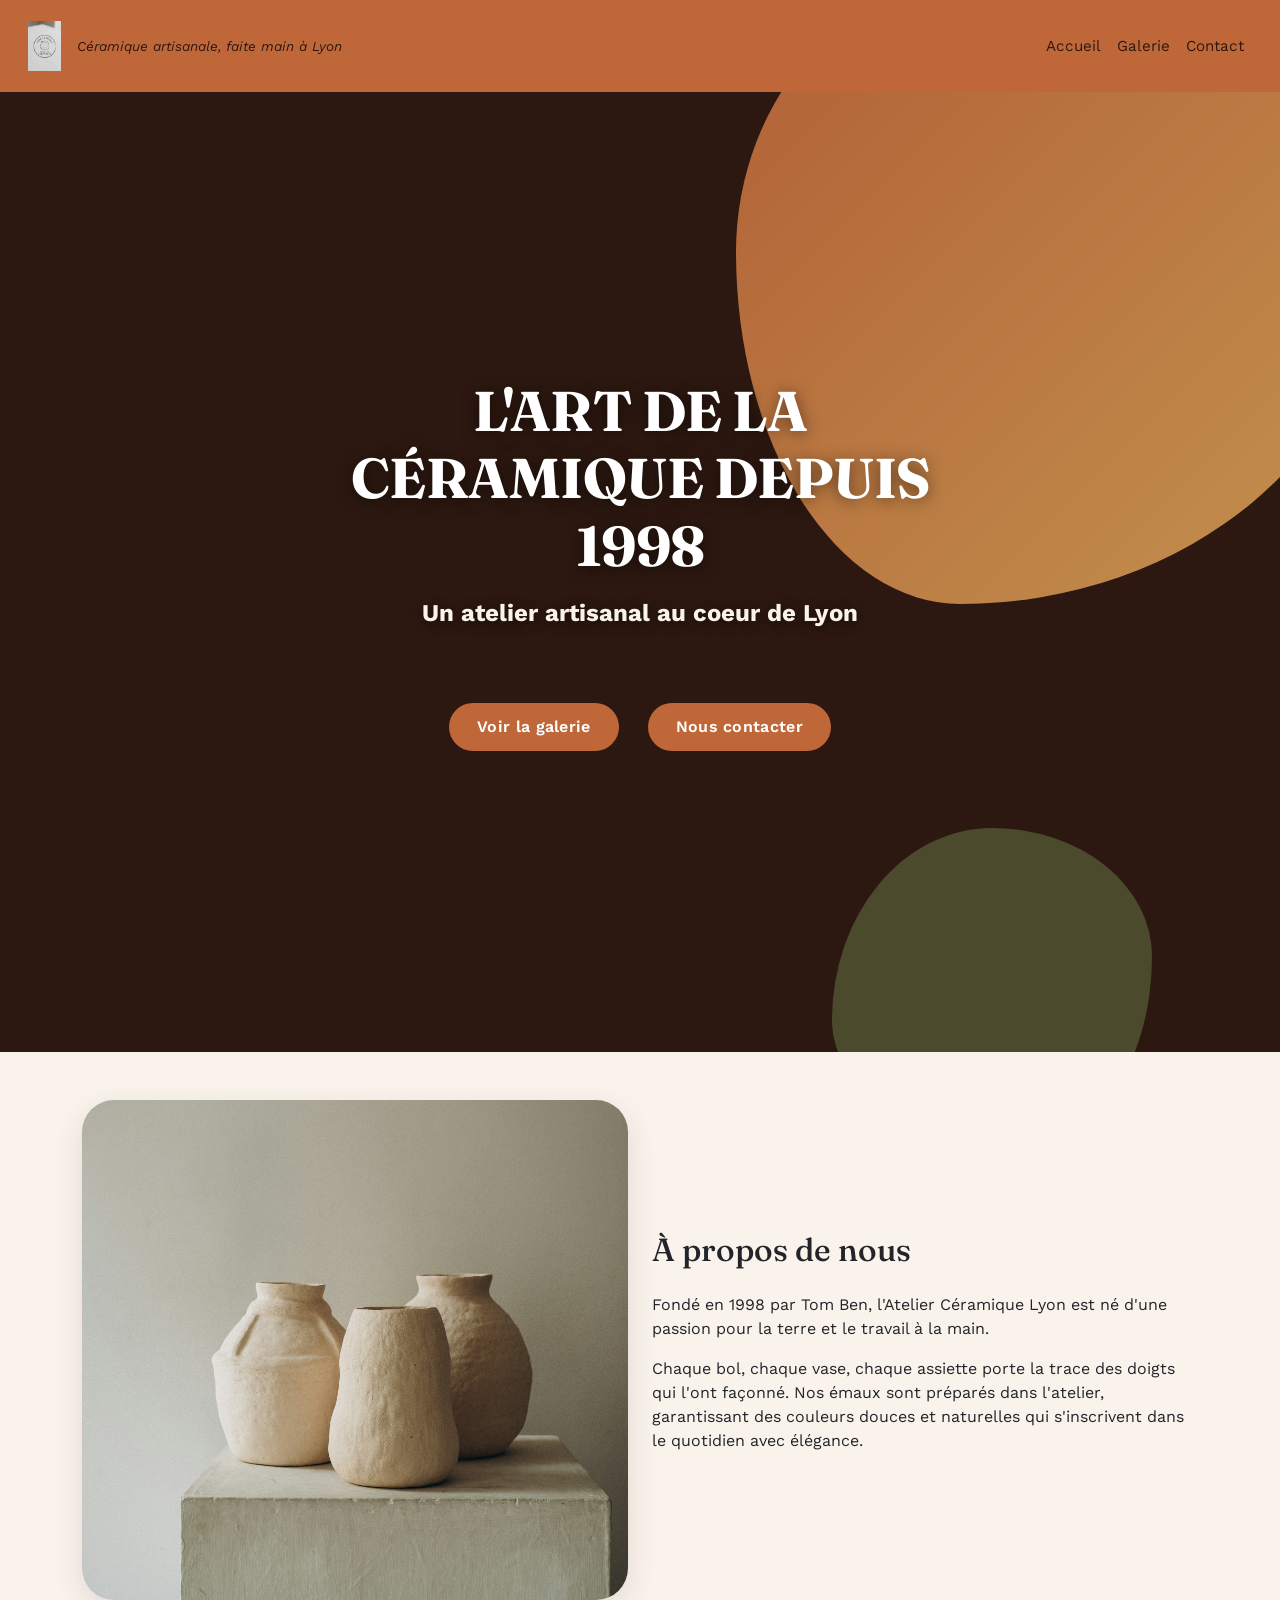
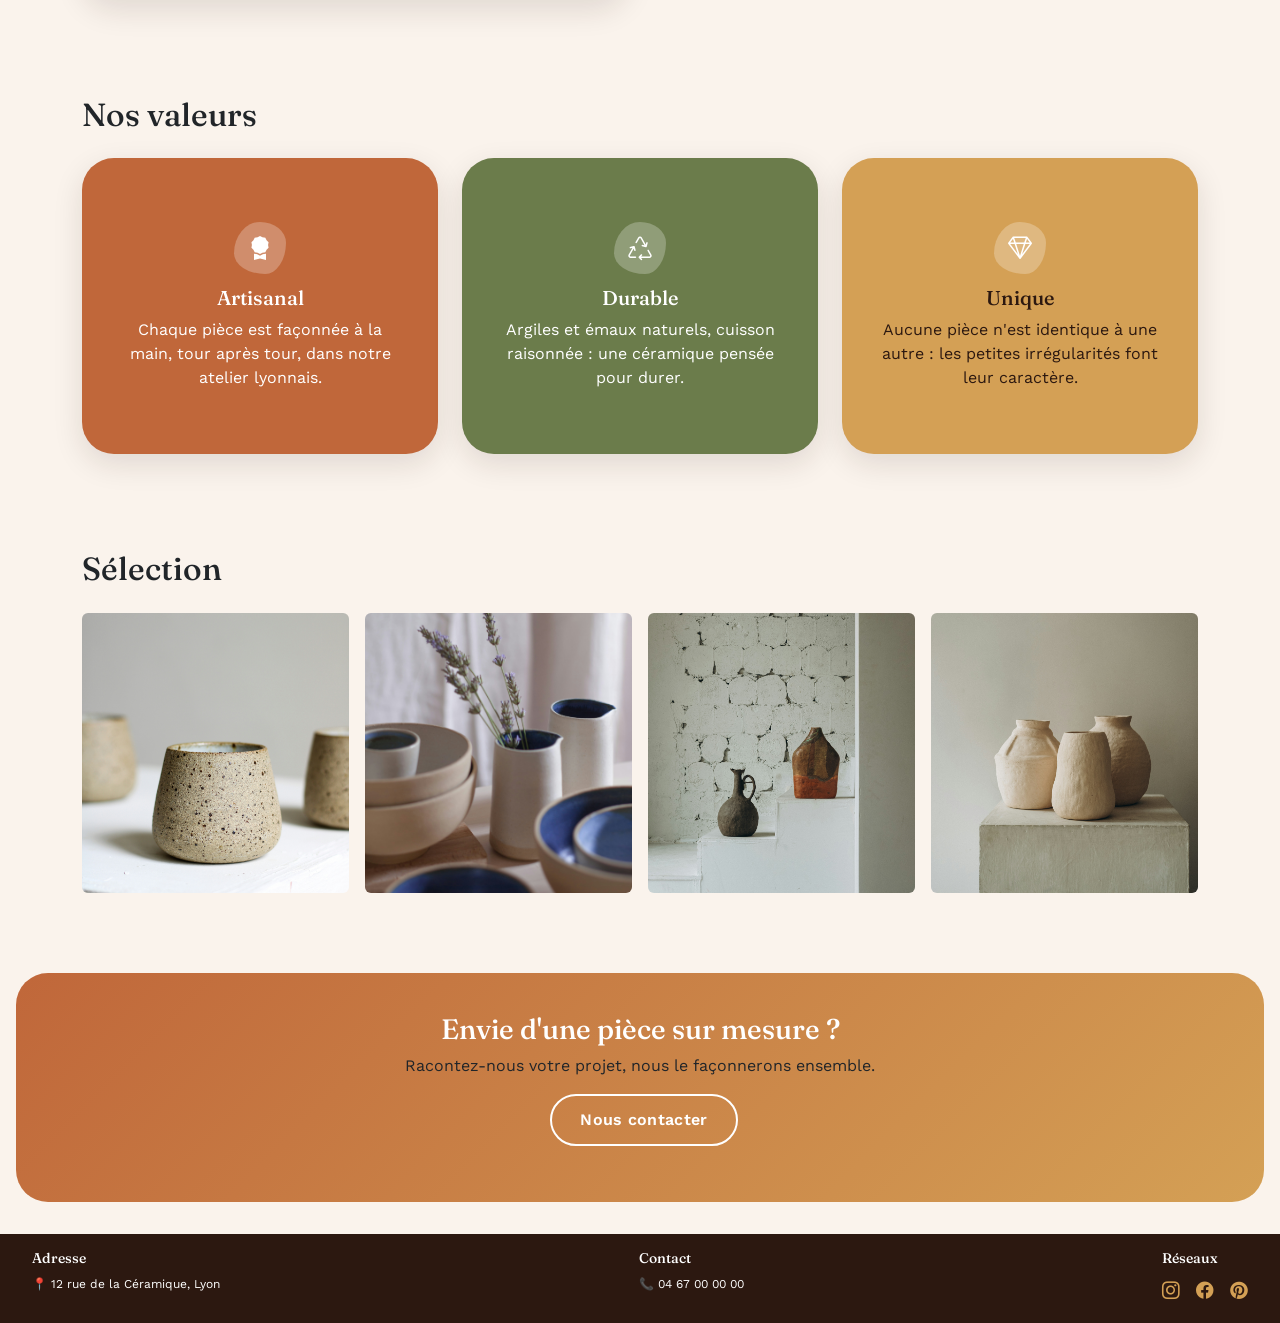
<file: index.html>
<!doctype html>
<html lang="fr">
  <head>
    <meta charset="UTF-8" />
    <meta name="viewport" content="width=device-width, initial-scale=1.0" />
    <title>Atelier Céramique Lyon</title>
    <link
      href="https://cdn.jsdelivr.net/npm/bootstrap@5.3.3/dist/css/bootstrap.min.css"
      rel="stylesheet"
    />
    <link
      rel="stylesheet"
      href="https://cdn.jsdelivr.net/npm/bootstrap-icons@1.11.3/font/bootstrap-icons.min.css"
    />
    <link rel="stylesheet" href="/assets/style.css" />
    <link
      href="https://fonts.googleapis.com/css2?family=Fraunces:opsz,wght@9..144,300;9..144,400;9..144,600;9..144,700&family=Work+Sans:wght@400;500;600;700&display=swap"
      rel="stylesheet"
    />
  </head>
  <body>
    <!-- NAVBAR -->
    <header>
      <nav class="navbar navbar-expand-md">
        <div class="container-fluid">
          <!-- Logo -->
          <a class="navbar-brand" href="/index.html">
            <img
              class="header-img"
              src="/assets/images/Logo.png"
              alt="Atelier Céramique Lyon"
            />
          </a>
          <div class="tagline-div">
            <p class="tagline">Céramique artisanale, faite main à Lyon</p>
          </div>

          <!-- Bouton burger (visible uniquement sur mobile) -->
          <button
            class="navbar-toggler"
            type="button"
            data-bs-toggle="collapse"
            data-bs-target="#navMenu"
            aria-controls="navMenu"
            aria-expanded="false"
            aria-label="Ouvrir le menu"
          >
            <span class="navbar-toggler-icon"></span>
          </button>

          <!-- Menu (collapsed sur mobile, visible sur md+) -->
          <div class="collapse navbar-collapse" id="navMenu">
            <ul class="navbar-nav ms-auto">
              <li class="nav-item">
                <a class="nav-link" href="/index.html">Accueil</a>
              </li>
              <li class="nav-item">
                <a class="nav-link" href="/galerie.html">Galerie</a>
              </li>
              <li class="nav-item">
                <a class="nav-link" href="/contact.html">Contact</a>
              </li>
            </ul>
          </div>
        </div>
      </nav>
    </header>

    <!-- HERO -->
    <main>
      <section
        class="hero position-relative d-flex align-items-center justify-content-center text-center text-white"
      >
        <div class="hero-container position-relative">
          <div>
            <h1 class="display-4 fw-bold">L'art de la céramique depuis 1998</h1>
            <p class="lead mb-4 fw-bold hero-text">
              Un atelier artisanal au coeur de Lyon
            </p>
          </div>
          <div class="hero_button">
            <a href="galerie.html" class="btn btn-outline-light me-2"
              >Voir la galerie</a
            >
            <a href="contact.html" class="btn btn-outline-light"
              >Nous contacter</a
            >
          </div>
        </div>
      </section>

      <!-- A PROPOS -->

      <section class="py-5 about-section reveal">
        <div class="container">
          <div class="row align-items-center">
            <div class="col-md-6 about-image">
              <img
                class="rounded"
                src="/assets/images/yana-hurska-zeGT9j4ltRA-unsplash.jpg"
                alt="Atelier de céramique"
              />
            </div>
            <div class="col-md-6 about-text">
              <h2 class="mb-4">À propos de nous</h2>
              <p>
                Fondé en 1998 par Tom Ben, l'Atelier Céramique Lyon est né d'une
                passion pour la terre et le travail à la main.
              </p>
              <p>
                Chaque bol, chaque vase, chaque assiette porte la trace des
                doigts qui l'ont façonné. Nos émaux sont préparés dans
                l'atelier, garantissant des couleurs douces et naturelles qui
                s'inscrivent dans le quotidien avec élégance.
              </p>
            </div>
          </div>
        </div>
      </section>

      <!-- VALEURS -->
      <section class="py-5 section-values reveal">
        <div class="container">
          <h2 class="mb-4">Nos valeurs</h2>
          <div class="row">
            <div class="col-md-4">
              <div class="card value-card--primary">
                <div class="card-body">
                  <i class="bi bi-award-fill"></i>
                  <h5 class="card-title">Artisanal</h5>
                  <p class="card-text">
                    Chaque pièce est façonnée à la main, tour après tour, dans
                    notre atelier lyonnais.
                  </p>
                </div>
              </div>
            </div>
            <div class="col-md-4">
              <div class="card value-card--accent">
                <div class="card-body">
                  <i class="bi bi-recycle"></i>
                  <h5 class="card-title">Durable</h5>
                  <p class="card-text">
                    Argiles et émaux naturels, cuisson raisonnée : une
                    céramique pensée pour durer.
                  </p>
                </div>
              </div>
            </div>
            <div class="col-md-4">
              <div class="card value-card--secondary">
                <div class="card-body">
                  <i class="bi bi-gem"></i>
                  <h5 class="card-title">Unique</h5>
                  <p class="card-text">
                    Aucune pièce n'est identique à une autre : les petites
                    irrégularités font leur caractère.
                  </p>
                </div>
              </div>
            </div>
          </div>
        </div>
      </section>

      <!-- Selection -->
      <section class="py-5 selection-section reveal">
        <div class="container">
          <h2 class="mb-4">Sélection</h2>
          <div class="row g-3">
            <div class="col-md-3">
              <img
                src="/assets/images/cafeconcetto-4fXPCj0_828-unsplash.jpg"
                alt="Céramique 1"
                class="img-fluid rounded"
              />
            </div>
            <div class="col-md-3">
              <img
                src="/assets/images/suzanne-boureau-vG9Y8YvzdSQ-unsplash.jpg"
                alt="Céramique 2"
                class="img-fluid rounded"
              />
            </div>
            <div class="col-md-3">
              <img
                src="/assets/images/yana-hurska-_MRt6nQ_WKw-unsplash.jpg"
                alt="Céramique 3"
                class="img-fluid rounded"
              />
            </div>
            <div class="col-md-3">
              <img
                src="/assets/images/yana-hurska-zeGT9j4ltRA-unsplash.jpg"
                alt="Céramique 4"
                class="img-fluid rounded"
              />
            </div>
          </div>
        </div>
      </section>
    </main>

    <section class="reveal">
      <div class="contact-index">
        <h3>Envie d'une pièce sur mesure ?</h3>
        <div>
          <p class="card-text">
            Racontez-nous votre projet, nous le façonnerons ensemble.
            <a href="/contact.html" class="btn btn-outline-light me-2"
              >Nous contacter</a
            >
          </p>
        </div>
      </div>
    </section>
    <footer>
      <div class="footer">
        <div>
          <h4>Adresse</h4>
          <p class="footer-text">📍 12 rue de la Céramique, Lyon</p>
        </div>
        <div>
          <h4>Contact</h4>
          <p class="footer-text">📞 04 67 00 00 00</p>
        </div>
        <div class="footer-socialmedia">
          <h4>Réseaux</h4>
          <div class="footer-social-icons">
            <a
              href="#"
              target="_blank"
              rel="noopener"
              title="Instagram"
              aria-label="Instagram"
              ><i class="bi bi-instagram" aria-hidden="true"></i
            ></a>
            <a
              href="#"
              target="_blank"
              rel="noopener"
              title="Facebook"
              aria-label="Facebook"
              ><i class="bi bi-facebook" aria-hidden="true"></i
            ></a>
            <a
              href="#"
              target="_blank"
              rel="noopener"
              title="Pinterest"
              aria-label="Pinterest"
              ><i class="bi bi-pinterest"></i
            ></a>
          </div>
        </div>
      </div>
    </footer>
    <script src="https://cdn.jsdelivr.net/npm/bootstrap@5.3.3/dist/js/bootstrap.bundle.min.js"></script>
  </body>
</html>
</file>
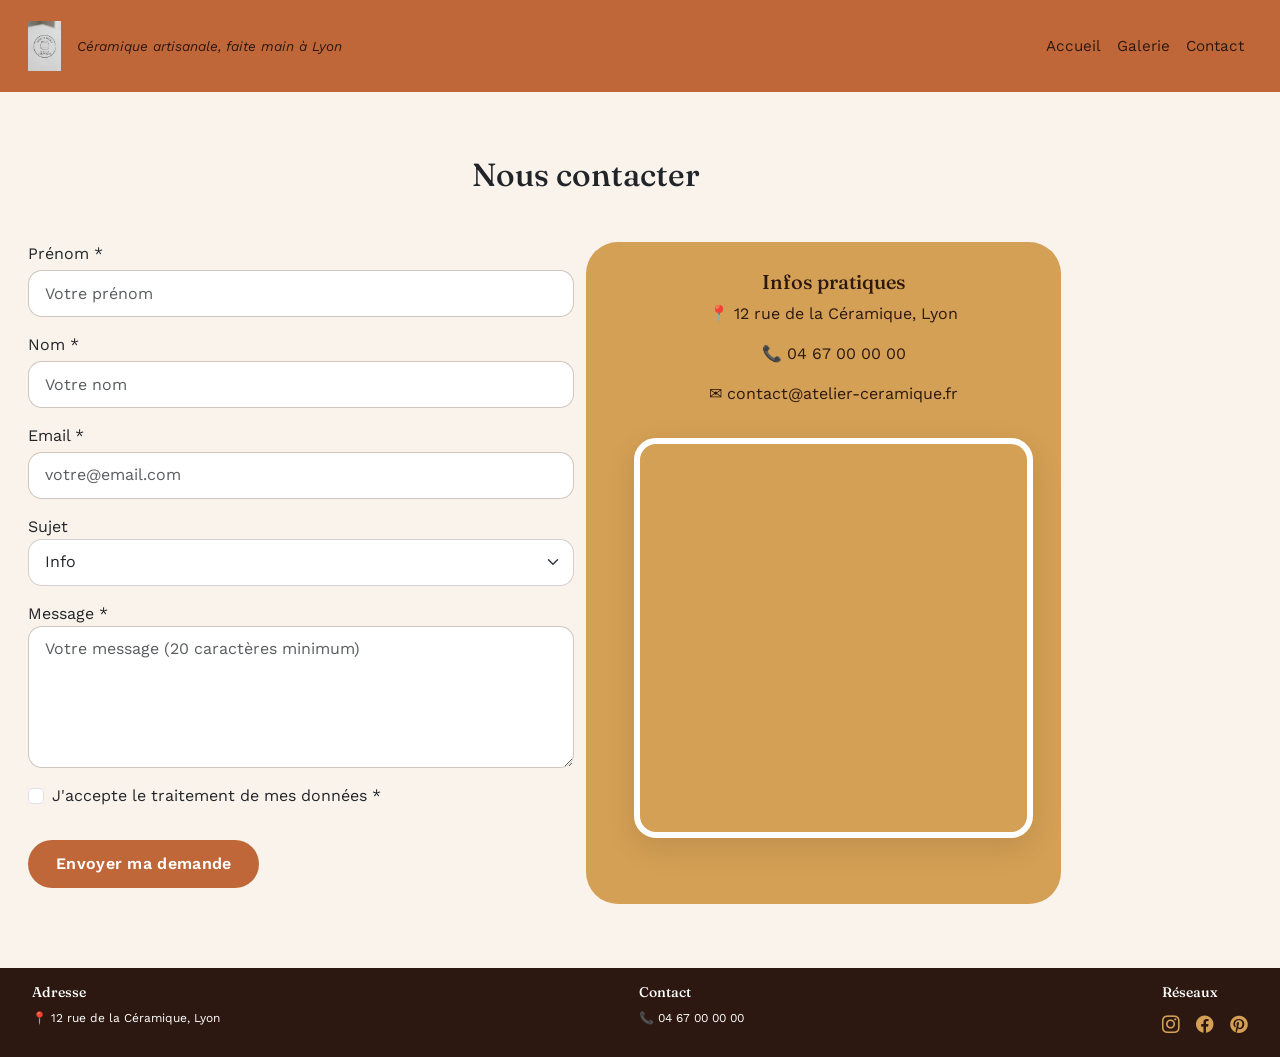
<file: contact.html>
<!doctype html>
<html lang="fr">
  <head>
    <meta charset="UTF-8" />
    <meta name="viewport" content="width=device-width, initial-scale=1.0" />
    <title>Nous contacter</title>
    <link
      href="https://cdn.jsdelivr.net/npm/bootstrap@5.3.3/dist/css/bootstrap.min.css"
      rel="stylesheet"
    />
    <link
      rel="stylesheet"
      href="https://cdn.jsdelivr.net/npm/bootstrap-icons@1.11.3/font/bootstrap-icons.min.css"
    />
    <link rel="stylesheet" href="/assets/style.css" />
    <link href="https://fonts.googleapis.com/css2?family=Fraunces:opsz,wght@9..144,300;9..144,400;9..144,600;9..144,700&family=Work+Sans:wght@400;500;600;700&display=swap" rel="stylesheet">
  </head>
  <body>
    <!-- NAVBAR — partagée sur les 3 pages -->
     <header>
        <nav class="navbar navbar-expand-md">
          <div class="container-fluid">
            
            <!-- Logo -->
            <a class="navbar-brand" href="/index.html">
              <img class="header-img" src="/assets/images/Logo.png" alt="Atelier Céramique Lyon" />
            </a>
            <div class="tagline-div">
              <p class="tagline">Céramique artisanale, faite main à Lyon</p>
            </div>
      

            <!-- Bouton burger (visible uniquement sur mobile) -->
            <button 
              class="navbar-toggler" 
              type="button" 
              data-bs-toggle="collapse" 
              data-bs-target="#navMenu"
              aria-controls="navMenu" 
              aria-expanded="false" 
              aria-label="Ouvrir le menu"
            >
              <span class="navbar-toggler-icon"></span>
            </button>

            <!-- Menu (collapsed sur mobile, visible sur md+) -->
            <div class="collapse navbar-collapse" id="navMenu">
              <ul class="navbar-nav ms-auto">
                <li class="nav-item">
                  <a class="nav-link" href="/index.html">Accueil</a>
                </li>
                <li class="nav-item">
                  <a class="nav-link" href="/galerie.html">Galerie</a>
                </li>
                <li class="nav-item">
                  <a class="nav-link" href="/contact.html">Contact</a>
                </li>
              </ul>
            </div>
          </div>
        </nav>
      </header>
    <main>
      <section class="py-5 reveal">
        <div class="container contact-container">
          <h2 class="text-center mb-5">Nous contacter</h2>
          <div class="row">
            <div class="col-md-6">
              <form>
                <label for="prenom" class="mb-1">Prénom *</label>
                <input
                  type="text"
                  class="form-control"
                  id="prenom"
                  required
                  placeholder="Votre prénom"
                />

                <label for="nom" class="mb-1">Nom *</label>
                <input
                  type="text"
                  class="form-control"
                  id="nom"
                  required
                  placeholder="Votre nom"
                />

                <label for="email" class="mb-1">Email *</label>
                <input
                  type="email"
                  class="form-control"
                  id="email"
                  required
                  placeholder="votre@email.com"
                />
                <div class="mb-1">
                  <label for="sujet">Sujet</label>
                  <select
                    class="form-select"
                    id="sujet"
                    title="Sujet de votre message"
                  >
                    <option>Info</option>
                    <option>Commande</option>
                    <option>Autre</option>
                  </select>
                </div>
                <div class="mb-3">
                  <label for="message">Message *</label>
                  <textarea
                  id="message"
                    class="form-control"
                    rows="5"
                    required
                    minlength="20"
                    placeholder="Votre message (20 caractères minimum)"
                  ></textarea>
                </div>
                <div class="mb-3 form-check">
                  <input
                    type="checkbox"
                    class="form-check-input"
                    id="consent"
                    required
                  />
                  <label class="form-check-label" for="consent">
                    J'accepte le traitement de mes données *
                  </label>
                </div>
                <button type="submit" class="btn">
                  Envoyer ma demande
                </button>
              </form>
            </div>
              <div class="col-md-5 informations">
                <hr class="separateur">
              <h5>Infos pratiques</h5>
              <p>📍 12 rue de la Céramique, Lyon</p>
              <p>📞 04 67 00 00 00</p>
              <p>✉ contact@atelier-ceramique.fr</p>
                <iframe title="Carte de l'atelier" src="https://www.google.com/maps/embed?pb=!1m16!1m12!1m3!1d6693.647972815062!2d4.827617798118045!3d45.767545154602026!2m3!1f0!2f0!3f0!3m2!1i1024!2i768!4f13.1!2m1!1s%2012%20rue%20de%20la%20C%C3%A9ramique%2C%20Lyon!5e1!3m2!1sfr!2sfr!4v1779997614033!5m2!1sfr!2sfr" height="450" frameborder="0" allowfullscreen loading="lazy"></iframe>
            </div>
          </div>
        </div>
      
      </section>
    </main>
    <footer>
      <div class="footer">
        <div>
          <h4>Adresse</h4>
          <p class="footer-text"> 📍 12 rue de la Céramique, Lyon </p>
        </div>
        <div>
          <h4>Contact</h4>
          <p class="footer-text"> 📞 04 67 00 00 00</p>
        </div>
        <div class="footer-socialmedia">
          <h4>Réseaux</h4>
          <div class="footer-social-icons">
            <a href="#" target="_blank" rel="noopener" title="Instagram" aria-label="Instagram"><i class="bi bi-instagram" aria-hidden="true"></i></a>
            <a href="#" target="_blank" rel="noopener" title="Facebook" aria-label="Facebook"><i class="bi bi-facebook" aria-hidden="true"></i></a>
            <a href="#" target="_blank" rel="noopener" title="Pinterest" aria-label="Pinterest"><i class="bi bi-pinterest" aria-hidden="true"></i></a>
          </div>
        </div>
      </div>
    </footer>
    <script src="https://cdn.jsdelivr.net/npm/bootstrap@5.3.3/dist/js/bootstrap.bundle.min.js"></script>
  </body>
</html>
</file>
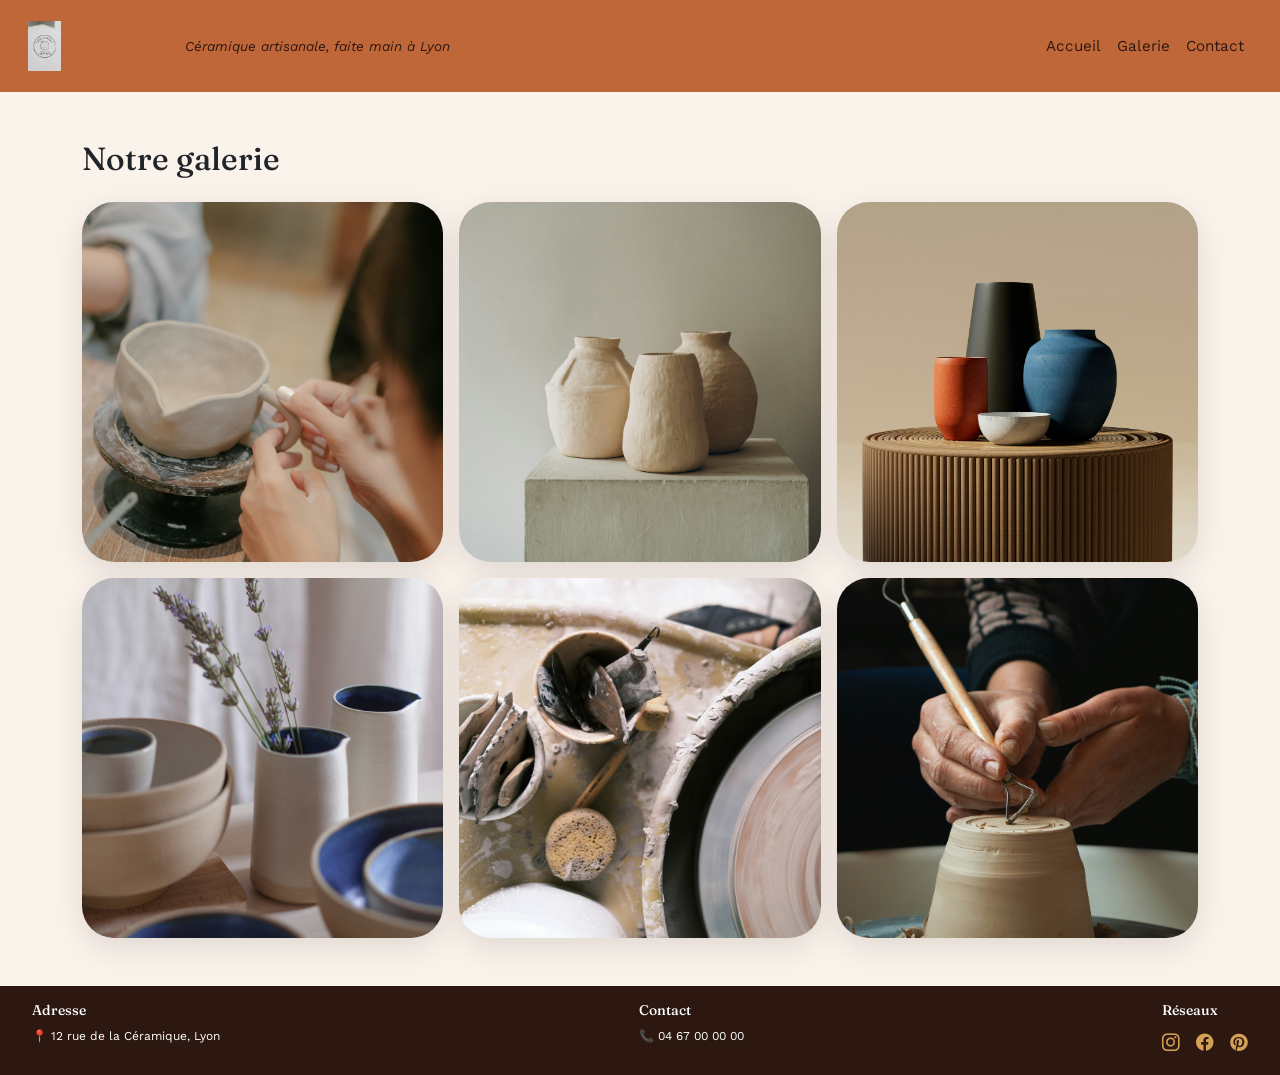
<file: galerie.html>
<!doctype html>
<html lang="fr">
  <head>
    <meta charset="UTF-8" />
    <meta name="viewport" content="width=device-width, initial-scale=1.0" />
    <title>Notre galerie</title>
    <link
      href="https://cdn.jsdelivr.net/npm/bootstrap@5.3.3/dist/css/bootstrap.min.css"
      rel="stylesheet"
    />
    <link
      rel="stylesheet"
      href="https://cdn.jsdelivr.net/npm/bootstrap-icons@1.11.3/font/bootstrap-icons.min.css"
    />
    <link
      href="https://fonts.googleapis.com/css2?family=Fraunces:opsz,wght@9..144,300;9..144,400;9..144,600;9..144,700&family=Work+Sans:wght@400;500;600;700&display=swap"
      rel="stylesheet"
    />
    <link rel="stylesheet" href="/assets/style.css" />
  </head>
  <body>
    <!-- NAVBAR — partagée sur les 3 pages -->
    <header>
      <nav class="navbar navbar-expand-md">
        <div class="container-fluid">
          <!-- Logo -->
          <a class="navbar-brand" href="/index.html">
            <img
              class="header-img"
              src="/assets/images/Logo.png"
              alt="Atelier Céramique Lyon"
            />
          </a>

          <p class="tagline">Céramique artisanale, faite main à Lyon</p>

          <!-- Bouton burger (visible uniquement sur mobile) -->
          <button
            class="navbar-toggler"
            type="button"
            data-bs-toggle="collapse"
            data-bs-target="#navMenu"
            aria-controls="navMenu"
            aria-expanded="false"
            aria-label="Ouvrir le menu"
          >
            <span class="navbar-toggler-icon"></span>
          </button>

          <!-- Menu (collapsed sur mobile, visible sur md+) -->
          <div class="collapse navbar-collapse" id="navMenu">
            <ul class="navbar-nav ms-auto">
              <li class="nav-item">
                <a class="nav-link" href="/index.html">Accueil</a>
              </li>
              <li class="nav-item">
                <a class="nav-link" href="/galerie.html">Galerie</a>
              </li>
              <li class="nav-item">
                <a class="nav-link" href="/contact.html">Contact</a>
              </li>
            </ul>
          </div>
        </div>
      </nav>
    </header>

    <!-- Gallery -->
    <main>
      <section class="py-5 gallery-section reveal">
        <div class="container">
          <h2 class="mb-4">Notre galerie</h2>
          <div class="row g-3">
            <div class="col-md-4">
              <div class="card">
                <div class="card-img-wrapper">
                  <img
                    src="/assets/images/pew-nguyen-gwVW9PabQKM-unsplash.jpg"
                    alt="Façonnage d'une céramique au tour"
                    data-lightbox="galerie"
                  />
                  <div class="card-overlay">
                    <h5>Façonnage</h5>
                    <p>
                      La terre prend forme entre les mains de l'artisan au tour.
                    </p>
                  </div>
                </div>
              </div>
            </div>

            <div class="col-md-4">
              <div class="card">
                <div class="card-img-wrapper">
                  <img
                    src="/assets/images/yana-hurska-zeGT9j4ltRA-unsplash.jpg"
                    alt="Collection Sable — trois vases bruts"
                    data-lightbox="galerie"
                  />
                  <div class="card-overlay">
                    <h5>Collection Sable</h5>
                    <p>
                      Trois vases bruts aux textures naturelles, non émaillés.
                    </p>
                  </div>
                </div>
              </div>
            </div>

            <div class="col-md-4">
              <div class="card">
                <div class="card-img-wrapper">
                  <img
                    src="/assets/images/omk-Uo2W75MB8uU-unsplash.jpg"
                    alt="Collection Colorée — vases noirs et terracotta"
                    data-lightbox="galerie"
                  />
                  <div class="card-overlay">
                    <h5>Collection Colorée</h5>
                    <p>
                      Vases noirs, terracotta et bleus, une palette audacieuse.
                    </p>
                  </div>
                </div>
              </div>
            </div>

            <div class="col-md-4">
              <div class="card">
                <div class="card-img-wrapper">
                  <img
                    src="/assets/images/suzanne-boureau-vG9Y8YvzdSQ-unsplash.jpg"
                    alt="Collection Bleue — bols et carafes"
                    data-lightbox="galerie"
                  />
                  <div class="card-overlay">
                    <h5>Collection Bleue</h5>
                    <p>
                      Bols et carafes aux tons naturels, avec touches de bleu
                      nuit.
                    </p>
                  </div>
                </div>
              </div>
            </div>

            <div class="col-md-4">
              <div class="card">
                <div class="card-img-wrapper">
                  <img
                    src="/assets/images/taylor-heery-ZSgWcW70cTs-unsplash.jpg"
                    alt="L'atelier — outils et terre crue"
                    data-lightbox="galerie"
                  />
                  <div class="card-overlay">
                    <h5>L'atelier</h5>
                    <p>
                      Les outils et la terre crue, au coeur du processus
                      créatif.
                    </p>
                  </div>
                </div>
              </div>
            </div>

            <div class="col-md-4">
              <div class="card">
                <div class="card-img-wrapper">
                  <img
                    src="/assets/images/aedrian-salazar-BshM9VkzGw8-unsplash.jpg"
                    alt="Gravure sur céramique"
                    data-lightbox="galerie"
                  />
                  <div class="card-overlay">
                    <h5>Gravure</h5>
                    <p>
                      Motifs incisés à la pointe sèche avant cuisson, pour un
                      relief discret et texturé.
                    </p>
                  </div>
                </div>
              </div>
            </div>
          </div>
        </div>
      </section>
    </main>

    <footer>
      <div class="footer">
        <div>
          <h4>Adresse</h4>
          <p class="footer-text">📍 12 rue de la Céramique, Lyon</p>
        </div>
        <div>
          <h4>Contact</h4>
          <p class="footer-text">📞 04 67 00 00 00</p>
        </div>
        <div class="footer-socialmedia">
          <h4>Réseaux</h4>
          <div class="footer-social-icons">
            <a
              href="#"
              target="_blank"
              rel="noopener noreferrer"
              aria-label="Instagram"
            >
              <i class="bi bi-instagram" aria-hidden="true"></i>
            </a>
            <a
              href="#"
              target="_blank"
              rel="noopener noreferrer"
              aria-label="Facebook"
            >
              <i class="bi bi-facebook" aria-hidden="true"></i>
            </a>
            <a
              href="#"
              target="_blank"
              rel="noopener noreferrer"
              aria-label="Pinterest"
            >
              <i class="bi bi-pinterest" aria-hidden="true"></i>
            </a>
          </div>
        </div>
      </div>
    </footer>

    <script src="https://cdn.jsdelivr.net/npm/bootstrap@5.3.3/dist/js/bootstrap.bundle.min.js"></script>
  </body>
</html>
</file>
<file: assets/style.css>
/* ============================================
GENERAL */

/* Variables CSS */
:root {
  --color-primary: #c0673a; /* header, boutons principaux */
  --color-secondary: #d4a055; /* sections alternées, cards */
  --color-accent: #6b7c4b; /* hover, détails */
  --color-bg: #faf3ec; /* fond général de la page */
  --color-text: #2c1810; /* texte principal */
  --color-white: #ffffff; /* texte sur fond coloré */

  --radius-sm: 14px;
  --radius-md: 22px;
  --radius-lg: 32px;
  --radius-pill: 999px;

  --shadow-soft: 0 10px 30px rgba(44, 24, 16, 0.12);
  --shadow-blob: 0 18px 40px rgba(192, 103, 58, 0.28);

  --gradient-warm: linear-gradient(135deg, var(--color-primary), var(--color-secondary));
  --blob-1: 42% 58% 65% 35% / 45% 45% 55% 55%;
  --blob-2: 50% 50% 40% 60% / 60% 40% 60% 40%;
}

/* Reset box */
*,
*::before,
*::after {
  box-sizing: border-box;
}

body {
  background-color: var(--color-bg);
  font-family: "Work Sans", sans-serif;
}

h1,
h2,
h3,
h4,
h5 {
  font-family: "Fraunces", serif;
}

/* Header */
header {
  background-color: var(--color-primary);
  padding: 0.5rem 1rem;
}

.header-img {
  height: 50px;
  width: auto;
}

.tagline {
  font-size: 0.7rem;
  color: var(--color-text);
  font-style: italic;
  margin: 0;
  flex: 1;
  text-align: center;
}

.navbar-nav .nav-link {
  color: var(--color-text);
  font-size: 0.95rem;
}

.navbar-nav .nav-link:hover {
  color: var(--color-accent);
}

.navbar-toggler {
  border-color: var(--color-text);
}

.navbar-toggler-icon {
  background-image: url("data:image/svg+xml,%3csvg xmlns='http://www.w3.org/2000/svg' viewBox='0 0 30 30'%3e%3cpath stroke='%232c1810' stroke-width='2' d='M4 7h22M4 15h22M4 23h22'/%3e%3c/svg%3e");
}

/* Footer */
.footer {
  display: flex;
  flex-direction: column;
  gap: 0;
  padding: 1.5rem 1rem;
  font-size: 12px;
  background-color: var(--color-text);
  color: var(--color-white);
  line-height: 2rem;
}
.footer > div {
  width: 100%;
  display: flex;
  flex-direction: column;
  align-items: center;
  padding: 1rem 0;
  border-bottom: 1px solid rgba(255, 255, 255, 0.15);
}

.footer > div:last-child {
  border-bottom: none; /* pas de ligne après le dernier */
}

.footer-text {
  margin: 0;
  line-height: 1.6;
}

.footer h4 {
  font-size: 14px;
}

.footer-socialmedia {
  display: flex;
  flex-direction: column;
  align-items: center;
  gap: 0.5rem;
}

.footer-socialmedia h4 {
  margin-bottom: 0;
  text-align: center;
}

.footer-social-icons {
  display: flex;
  flex-direction: row;
  gap: 1rem;
  align-items: center;
}

.footer-socialmedia a {
  color: var(--color-secondary);
  font-size: 1.1rem;
  transition: color 0.2s ease;
}

.footer-socialmedia a:hover {
  color: var(--color-primary);
}

/* ============================================
Button */
.btn {
  background-color: var(--color-primary);
  color: var(--color-white);
  border: none;
  border-radius: var(--radius-pill);
  margin: 1rem;
  padding: 0.75rem 1.75rem;
  font-weight: 600;
  letter-spacing: 0.3px;
  transition: transform 0.2s ease, background-color 0.2s ease;
}

.btn:hover {
  background-color: var(--color-accent);
  color: var(--color-white);
  cursor: pointer;
  transform: translateY(-2px);
}

/* ============================================
INDEX - hero */
.hero {
  min-height: 30rem;
  background-color: var(--color-text);
  position: relative;
  display: flex;
  align-items: center;
  justify-content: center;
  overflow: hidden;
}

.hero::before {
  content: "";
  position: absolute;
  width: 26rem;
  height: 26rem;
  top: -8rem;
  right: -6rem;
  border-radius: var(--blob-1);
  background: var(--gradient-warm);
  opacity: 0.9;
}

.hero::after {
  content: "";
  position: absolute;
  width: 14rem;
  height: 14rem;
  bottom: -6rem;
  right: 8rem;
  border-radius: var(--blob-2);
  background-color: var(--color-accent);
  opacity: 0.5;
}

.hero-container {
  position: relative;
  z-index: 1;
  width: 100%;
  max-width: 700px;
  padding: 2rem 1rem;
  display: flex;
  flex-direction: column;
  justify-content: center;
  align-items: center;
  color: var(--color-white);
  text-align: center;
}

.hero-container h1 {
  text-transform: uppercase;
  letter-spacing: -0.5px;
  text-shadow: 0 2px 16px rgba(0, 0, 0, 0.5);
}

.hero-text {
  max-width: 700px;
  font-size: 1.25rem;
  margin-top: 1rem;
  margin-bottom: 0.75rem;
  color: var(--color-bg);
  text-shadow: 0 2px 12px rgba(0, 0, 0, 0.5);
}

.hero_button {
  margin-top: 2rem;
  position: relative;
  z-index: 1;
}

/* INDEX - About */
.about-image img {
  width: 100%;
  height: auto;
  max-height: 300px;
  object-fit: cover;
  border-radius: var(--radius-lg) !important;
  box-shadow: var(--shadow-soft);
}

.about-text {
  display: flex;
  flex-direction: column;
  justify-content: center;
}

/* INDEX - values */
.card {
  text-align: center;
  border: none;
  background-color: var(--color-bg);
}

.card .bi {
  font-size: 2rem;
  color: var(--color-primary);
}

.card-img-wrapper {
  position: relative;
  overflow: hidden;
  border-radius: var(--radius-md);
}

.card-img-wrapper img {
  width: 100%;
  height: 260px;
  object-fit: cover;
  border-radius: var(--radius-md);
  transition: transform 0.3s ease;
}

.card-img-wrapper:hover img {
  transform: scale(1.05); /* zoom */
}

.card-overlay {
  position: absolute;
  inset: 0; /* couvre l'image */
  border-radius: var(--radius-md);
  background: rgba(44, 24, 16, 0.72);
  color: white;
  display: flex;
  flex-direction: column;
  justify-content: center;
  align-items: center;
  text-align: center;
  padding: 1rem;
  opacity: 0;
  transition: opacity 0.3s ease;
}

.card-img-wrapper:hover .card-overlay {
  opacity: 1;
}

.section-values .card {
  border-radius: var(--radius-lg);
  padding: 2rem 1.25rem;
  box-shadow: var(--shadow-soft);
  transition: transform 0.2s ease;
}

.section-values .card:hover {
  transform: translateY(-4px);
}

.section-values .card .bi {
  color: var(--color-white);
  background-color: rgba(255, 255, 255, 0.25);
  width: 3.25rem;
  height: 3.25rem;
  border-radius: var(--blob-2);
  display: inline-flex;
  align-items: center;
  justify-content: center;
  font-size: 1.5rem;
  margin-bottom: 0.75rem;
}

.section-values .card-title,
.section-values .card-text {
  color: var(--color-white);
}

.value-card--primary {
  background-color: var(--color-primary);
}

.value-card--accent {
  background-color: var(--color-accent);
}

.value-card--secondary {
  background-color: var(--color-secondary);
}

.value-card--secondary .card-title,
.value-card--secondary .card-text {
  color: var(--color-text);
}

.value-card--secondary .bi {
  color: var(--color-text);
  background-color: rgba(44, 24, 16, 0.12);
}

.section-values .row {
  gap: 1rem 0;
}

/* INDEX - contact */
.contact-index {
  display: flex;
  flex-direction: column;
  justify-content: center;
  align-items: center;
  background: var(--gradient-warm);
  border-radius: var(--radius-lg);
  margin: 2rem 1rem;
  padding: 2.5rem 1.5rem;
  text-align: center;
}

.contact-index h3 {
  color: var(--color-white);
}

.card-text {
  display: flex;
  flex-direction: column;
  align-items: center;
}

.contact-index a {
  color: var(--color-white);
  border: 2px solid var(--color-white);
  background-color: transparent;
}

.contact-index a:hover {
  background-color: var(--color-white);
  color: var(--color-primary);
}

/* ============================================
GALERIE */
.gallery-section .card {
  border-radius: var(--radius-lg);
  overflow: hidden;
  box-shadow: var(--shadow-soft);
}

.gallery-section .card img {
  width: 100%;
  height: 260px;
  object-fit: cover;
}

/* ============================================
CONTACT */
.contact-container {
  margin: 1rem;
}

.contact-container .form-control,
.contact-container .form-select {
  border-radius: var(--radius-sm);
  border: 1px solid rgba(44, 24, 16, 0.2);
  padding: 0.65rem 1rem;
  margin-bottom: 1rem;
}

.contact-container .form-control:focus,
.contact-container .form-select:focus {
  border-color: var(--color-primary);
  box-shadow: 0 0 0 0.2rem rgba(192, 103, 58, 0.2);
}

.contact-container button.btn {
  margin-left: 0;
}

.informations {
  display: flex;
  flex-direction: column;
  align-items: center;
  margin-top: 1.5rem;
  background-color: var(--color-secondary);
  border-radius: var(--radius-lg);
  padding: 1.75rem;
  text-align: center;
}

.informations h5,
.informations p {
  color: var(--color-text);
}

.informations iframe {
  width: 100%;
  height: 300px;
  display: block;
  border: 0.4rem solid var(--color-white);
  border-radius: var(--radius-md);
  margin-top: 1rem;
  box-shadow: var(--shadow-soft);
}

.separateur {
  width: 100%;
  border-top: 3px solid var(--color-primary);
  opacity: 1;
  margin-bottom: 1.5rem;
}

/* ============================================
MEDIA QUERIES */

/* TABLETTE — min-width: 768px */
@media (min-width: 768px) {
  /* INDEX Header */
  .tagline {
    font-size: 0.85rem;
    align-items: center;
  }

  /* INDEX Hero */
  .hero {
    min-height: 40rem;
  }

  .hero-text {
    font-size: 1.5rem;
  }

  /* INDEX About */
  .about-image img {
    max-height: 400px;
  }

  /* GALERIE */
  .gallery-section .card img {
    height: 200px;
    object-fit: cover;
  }

  /* CONTACT */

  .informations {
    padding-left: 2rem;
    margin-top: 0;
    align-items: center;
  }

  .separateur {
    display: none;
  }

  /* Footer */
  .footer {
    flex-direction: row;
    justify-content: space-between;
    align-items: flex-start;
    padding: 1rem 2rem;
  }

  .footer > div {
    width: auto;
    padding: 0;
    border-bottom: none;
    align-items: flex-start;
  }

  .footer-text {
    text-align: left;
  }

  .footer-socialmedia h4 {
    text-align: left;
  }
}

/* DESKTOP — min-width: 1200px */
@media (min-width: 1200px) {
  /* INDEX - Hero */
  .hero {
    min-height: 60rem;
  }

  .hero::before {
    width: 40rem;
    height: 40rem;
  }

  .hero::after {
    width: 20rem;
    height: 20rem;
  }

  .hero-text {
    font-size: 1.5rem;
  }

  .tagline {
    font-size: 0.85rem;
  }

  /* INDEX - About */
  .about-image img {
    height: 500px;
    max-height: 500px;
  }

  /* INDEX -Sélection */
  .selection-section img {
    height: 280px;
    width: 100%;
    object-fit: cover;
    border-radius: var(--radius-md);
  }

  /* INDEX - Valeurs */
  .section-values .card {
    padding: 3rem 1.5rem;
    min-height: 220px;
  }

  .section-values .row {
    gap: 0;
  }

  /* GALERIE */
  .gallery-section .card img {
    height: 360px;
  }

  /* CONTACT */
  .informations {
    padding-left: 3rem;
  }

  .informations iframe {
    height: 400px;
  }
  .separateur {
    border: none;
  }

  /* Footer */
  .footer > div {
    width: auto;
    padding: 0;
    border-bottom: none;
  }
}
</file>
